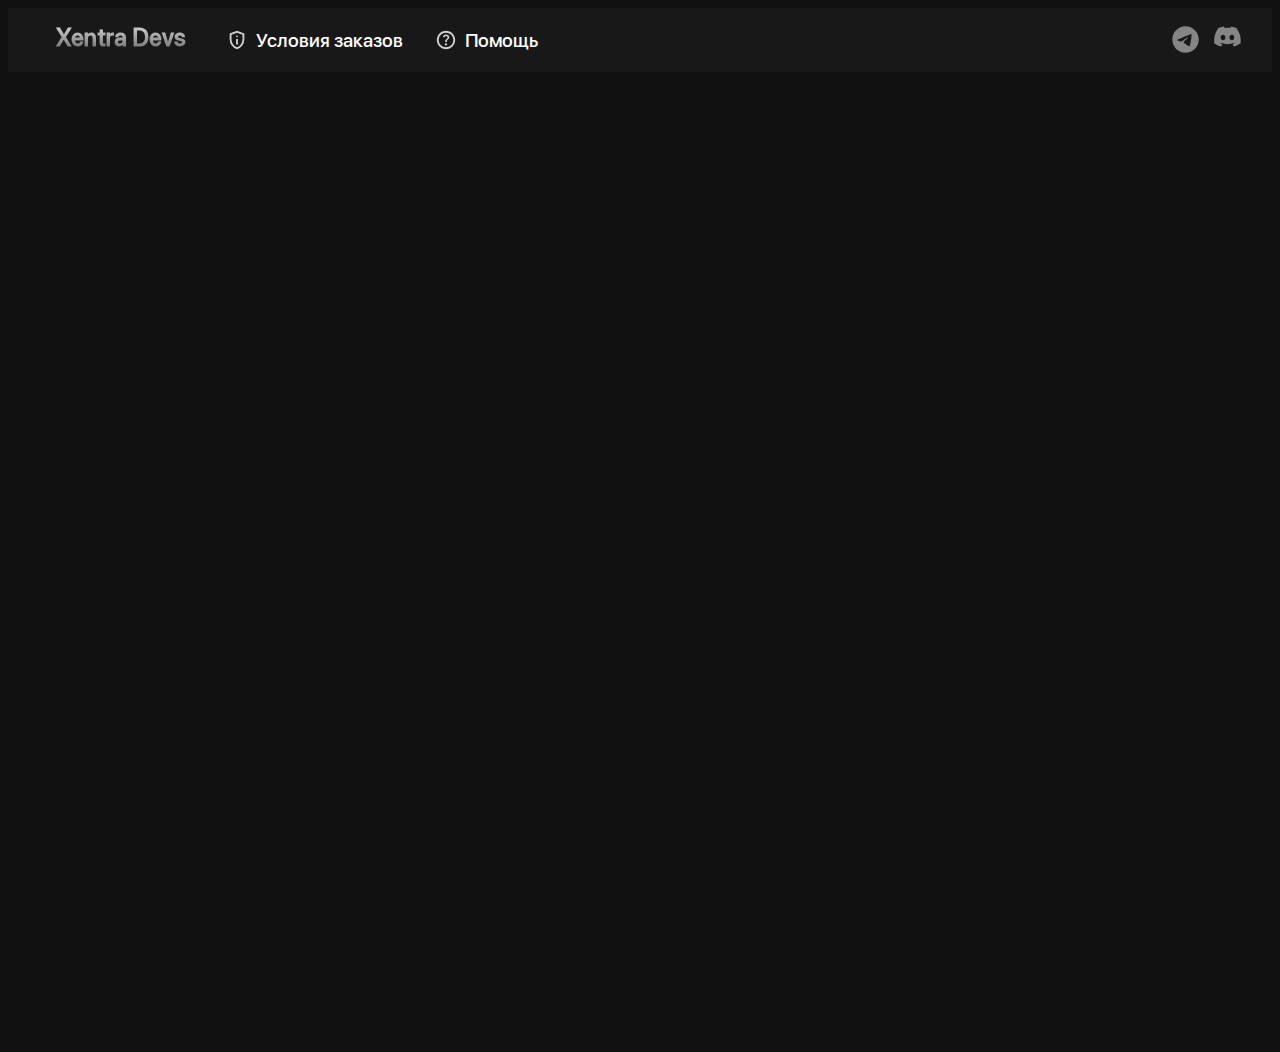
<file: index.html>
<!DOCTYPE html>
<html>
<head>
    <meta charset="UTF-8" />
    <title>Xentra – Главная</title>
    <link rel="stylesheet" href="style.css">
    <meta name="theme-color" content="#6e6e6e"/>
    <meta property="og:type" content="article" />
    <meta property="og:site_name" content="xentra.isvery.fun" />
    <meta property="og:title" content="Xentra Devs">
    <meta property="og:image" content="assets/site_logo.png">
    <meta property="og:description" content="Небольшая студия по Minecraft контенту">
    <meta property="og:url" content="https://xentra.isvery.fun/index">
</head>
<body>
    <nav class="navbar">
  <div class="navbar-left">
    <div class="logo">
      <a href="" style="background-image: linear-gradient(#ddd, #686868); color: transparent; background-clip: text; background-color: transparent; margin-top: 10px;">Xentra Devs</a>
    </div>
    <ul class="navbar-menu">
      <li>
        <a href="terms">
          <img src="assets/privacy.svg" alt="" class="icon" />
          Условия заказов
        </a>
      </li>
      <li>
        <a href="https://discord.com/channels/1254136610514276393/1254793314159558666" target="_blank">
          <img src="assets/help.svg" alt="" class="icon" />
          Помощь
        </a>
      </li>
    </ul>
  </div>
    <div class="social-icons">
            <a href="https://xentradevs.t.me" target="_blank" aria-label="Telegram"><img src="assets/telegram.svg" width="50px;" alt="Telegram" /></a>
            <a href="https://discord.com/channels/1254136610514276393/1254793314159558666" aria-label="Discord"><img src="assets/discord.svg" alt="Discord" /></a>
    </div>
</nav>

    <h1 class="fade-slide-up" style="--delay: 0s; font-size: 7em; margin-left: 300px; margin-top: 70px; margin-bottom: 0; background-image: linear-gradient(#ddd, #686868); color: transparent; background-clip: text; background-color: transparent;">Xentra Devs</h1>
    <p class="fade-slide-up" style="--delay: 0.3s; font-size: 2em; margin-left: 300px; margin-top: 0; margin-right: 700px; color: #5e5e5e; margin-bottom: 0;">Разработка уникальных плагинов, сборок, ресурспаков и карт на ваш вкус. Качественно, с душой.</p>
    <hr class="fade-slide-up" style="--delay: 0.3s; width: 70%; margin-top: 20px; border: 2px solid #303030; border-radius: 5px;" aria-hidden="true">
    <p class="fade-slide-up" style="--delay: 0.3s; font-size: 3em; text-align: center; margin-top: 20px; margin-bottom: 0; color: #ddd;">Наши услуги</p>
    <div class="cards">
        <div class="card fade-slide-up" style="--delay: 0.4s; background: linear-gradient(135deg, #ff7e5f, #feb47b);">
            <p style="font-size: 2.5em; text-align: left; margin-top: 0; margin-left: 10px;">Плагины</p>
            <!-- <div class="card-bottom-image">
                <img src="path/to/kartinko1.png" width="shirina" alt="Плагины" />
            </div> -->
            <button onclick="window.open('https://discord.com/channels/1254136610514276393/1378831510001553459', '_blank')" class="card-button">Заказать</button>
        </div>
        <div class="card fade-slide-up" style="--delay: 0.55s; background: linear-gradient(135deg, #6a11cb, #2575fc);">
            <p style="font-size: 2.5em; text-align: left; margin-top: 0; margin-left: 10px;">Сборки</p>
            <!-- <div class="card-bottom-image">
                <img src="path/to/kartinko2.png" width="shirina" alt="Сборки" />
            </div> -->
            <button onclick="window.open('https://discord.com/channels/1254136610514276393/1378831510001553459', '_blank')" class="card-button">Заказать</button>
        </div>
        <div class="card fade-slide-up" style="--delay: 0.7s; background: linear-gradient(135deg, #43cea2, #185a9d);">
            <p style="font-size: 2.5em; text-align: left; margin-top: 0; margin-left: 10px;">Карты</p>
            <!-- <div class="card-bottom-image">
                <img src="path/to/kartinko3.png" width="shirina" alt="Карты" />
            </div> -->
            <button onclick="window.open('https://discord.com/channels/1254136610514276393/1378831510001553459', '_blank')" class="card-button">Заказать</button>
        </div>
        <div class="card fade-slide-up" style="--delay: 0.85s; background: linear-gradient(135deg, #f7971e, #ffd200);">
            <p style="font-size: 2.5em; text-align: left; margin-top: 0; margin-left: 10px;">Ресурспаки</p>
            <!-- <div class="card-bottom-image">
                <img src="path/to/kartinko4.png" width="shirina" alt="Ресурспаки" />
            </div> -->
            <button onclick="window.open('https://discord.com/channels/1254136610514276393/1378831510001553459', '_blank')" class="card-button">Заказать</button>
        </div>
    </div>
    <!-- <footer class="footer">
    <div class="footer-left">
        <div class="logo" style="margin-bottom: 0px;">
            <span style="background-image: linear-gradient(#ddd, #686868); color: transparent; background-clip: text; background-color: transparent;">Xentra Devs</span>
        </div>
        <p style="margin-top: 0;">Студия по Minecraft контенту.<br>Делают люди для людей.</p>

    </div>

    <!-- это раздел базы знаний который улетел в ебеня куда то вправо. доделаю позже. сейчас навбар -->
    <!-- <div class="footer-center">
        <h3>База знаний</h3>
        <ul>
        <li><a href="terms">Условия заказов</a></li>
        <li><a href="https://discord.com/channels/1254136610514276393/1254793314159558666">Помощь</a></li>
        </ul>
    </div> -->


    <!-- ниже спизженное окошко из подвала сайта милиды с телегой -->
    <!-- <div class="footer-right">
        <h3>Мы в Telegram</h3>
        <p>Делимся обновлениями и внимательно слушаем ваши предложения :)</p>
        <a href="#" class="btn-subscribe">Подписаться</a>
        <img src="https://millida.net/_nuxt/telegram.7c3JSKsP.webp" alt="Telegram pixel" class="telegram-pixel" />
    </div>


    </footer> -->
</body>
</html>
</file>
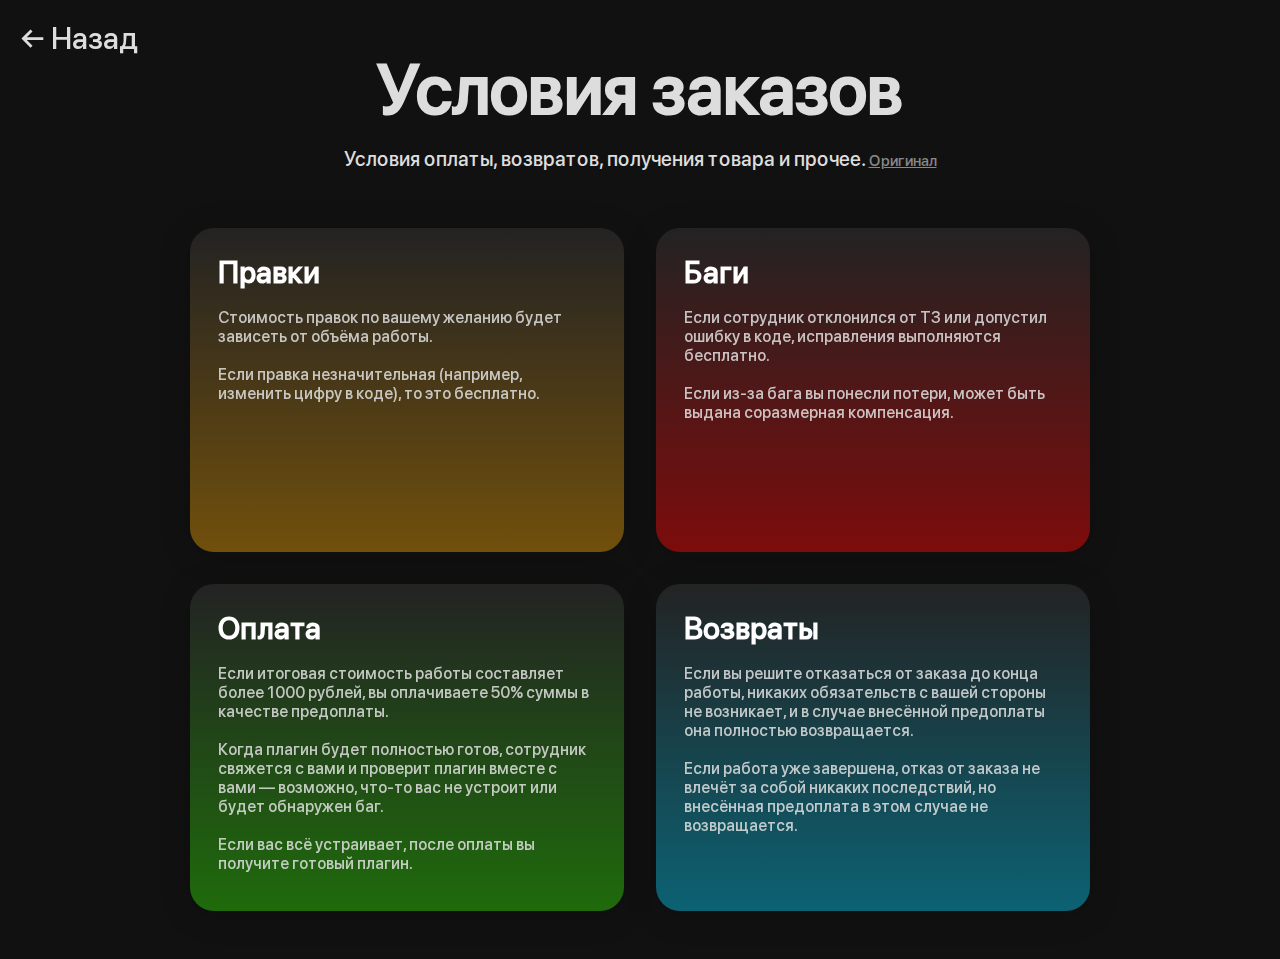
<file: terms.html>
<!DOCTYPE html>
    <html>
    <head>
        <meta charset="UTF-8" />
        <title>Xentra</title>
        <link rel="stylesheet" href="style.css">
    </head>
    <body>
        <a class="termsback" href="..">← Назад</a>
        <h1 class="page-title">Условия заказов</h1>
        <h2 class="page-subtitle">Условия оплаты, возвратов, получения товара и прочее. <a href="terms.md" class="ndc">Оригинал</a></h2>
        <div class="terms-grid">
        <div class="term c">
            <h2 class="term-title">Правки</h2>
            <p class="term-desc">
                Стоимость правок по вашему желанию будет зависеть от объёма работы.<br><br>
                Если правка незначительная (например, изменить цифру в коде), то это бесплатно.
            </p>
        </div>
        <div class="term b">
            <h2 class="term-title">Баги</h2>
            <p class="term-desc">
                Если сотрудник отклонился от ТЗ или допустил ошибку в коде, исправления выполняются бесплатно.<br><br>
                Если из-за бага вы понесли потери, может быть выдана соразмерная компенсация.
            </p>
        </div>
        <div class="term p">
            <h2 class="term-title">Оплата</h2>
            <p class="term-desc">
                Если итоговая стоимость работы составляет более 1000 рублей, вы оплачиваете 50% суммы в качестве предоплаты.<br><br>
                Когда плагин будет полностью готов, сотрудник свяжется с вами и проверит плагин вместе с вами — возможно, что-то вас не устроит или будет обнаружен баг.<br><br>
                Если вас всё устраивает, после оплаты вы получите готовый плагин.
            </p>
        </div>
        <div class="term r">
            <h2 class="term-title">Возвраты</h2>
            <p class="term-desc">
                Если вы решите отказаться от заказа до конца работы, никаких обязательств с вашей стороны не возникает, и в случае внесённой предоплаты она полностью возвращается.<br><br>
                Если работа уже завершена, отказ от заказа не влечёт за собой никаких последствий, но внесённая предоплата в этом случае не возвращается.
            </p>
        </div>
        </div>
    </body>
</html>
</file>
<file: style.css>
@font-face {
    font-family: "font";
    src: url('./assets/font.ttf') format('embedded-opentype'), /* Internet Explorer */
         url('./assets/font.ttf') format('woff2'),             /* Super Modern Browsers */
         url('./assets/font.ttf') format('woff'),              /* Pretty Modern Browsers */
         url('./assets/font.ttf') format('truetype'),          /* Safari, Android, iOS */
         url('./assets/font.ttf') format('svg');
}

body {
    background-color: #111;
    font-family: "font";
    font-weight: 400;
    color: #ddd;
}


.page-title {
    text-align: center;
    font-size: 70px;
    margin-bottom: 0;
}

.page-subtitle {
    text-align: center;
    font-weight: 300;
    font-size: 20px;
}

.ndc {
    color: #888;
    font-weight: 400;
    font-size: 15px;
}

.terms-grid {
  display: grid;
  grid-template-columns: 1fr 1fr;
  gap: 32px;
  max-width: 900px;
  margin: 0 auto;
  padding: 40px 0;
}

.term {
  background: linear-gradient(180deg, #232323 60%, #1a1a1a 100%);
  border-radius: 24px;
  box-shadow: 0 4px 32px rgba(0,0,0,0.18);
  padding: 36px 28px 28px 28px;
  display: flex;
  flex-direction: column;
  justify-content: flex-start;
  min-height: 260px;
  transition: all 0.2s ease;
}

.term-title {
  font-size: 30px;
  font-weight: 800;
  margin-top: 0;
  margin-bottom: 18px;
  background: linear-gradient(90deg, #fff 60%, #b7fffb 100%);
  -webkit-background-clip: text;
  -webkit-text-fill-color: transparent;
  background-clip: text;
  transform: translateY(-10px);
  transition: all 0.2s ease;
}

.term-desc {
  font-size: 1em;
  font-weight: 300;
  color: #e0e0e0;
  opacity: 0.85;
  margin: 0;
  transform: translateY(-10px);
}

.term:hover {
    cursor: pointer;
    transform: translateY(-5px);
}

.term:hover h2 {
    text-shadow: 0 0 5px #ddd;
}

  @keyframes slideUpFadeIn {
    0% {
      opacity: 0;
      transform: translateY(30px);
    }
    100% {
      opacity: 1;
      transform: translateY(0);
    }
  }

  .fade-slide-up {
    opacity: 0;
    animation-name: slideUpFadeIn;
    animation-duration: 0.6s;
    animation-fill-mode: forwards;
    animation-timing-function: ease-out;
    animation-delay: var(--delay, 0s);
  }

.c {
  background: linear-gradient(180deg, #232323 0%, #986600 150%);
}

.b {
  background: linear-gradient(180deg, #232323 0%, #aa0000 150%);
}

.p {
  background: linear-gradient(180deg, #232323 0%, #1d8f00 150%);
}

.r {
  background: linear-gradient(180deg, #232323 0%, #00819b 150%);
}

.cards {
  display: grid;
  grid-template-columns: repeat(4, 1fr); /* 4 равные колонки */
  gap: 32px; /* достаточный отступ между карточками */
  max-width: 1200px; /* ограничение ширины контейнера */
  margin: 0 auto; /* центрирование контейнера */
  padding: 40px 0;
  box-sizing: border-box;
}

.card {
  background: linear-gradient(135deg, #ff7e5f, #feb47b);
  border-radius: 18px;
  width: 100%; /* карточка занимает всю ширину своей колонки */
  height: 320px;
  padding: 32px 24px 60px 24px;
  box-shadow: 0 2px 16px rgba(0,0,0,0.18);
  display: flex;
  flex-direction: column;
  justify-content: flex-start;
  transition: box-shadow 0.2s ease-in-out;
  box-sizing: border-box;
  position: relative;
  transition: all 0.5s ease;
}

@media (max-width: 1000px) {
  .cards {
    grid-template-columns: repeat(2, 1fr);
    max-width: 700px;
    gap: 24px;
  }
  .card {
    height: 280px;
    padding: 24px 16px 48px 16px;
  }
}

@media (max-width: 600px) {
  .cards {
    grid-template-columns: 1fr;
    max-width: 100vw;
    gap: 16px;
    padding: 20px 10px;
  }
  .card {
    height: auto;
    padding: 20px 10px 40px 10px;
  }
}


.card p {
  color: #fff;
  font-size: 2.5em;
  font-weight: 400;
  margin: 0 0 32px 0;
  letter-spacing: 0.01em;
}

.card:hover {
  filter: saturate(2);
}

.card-button {
  margin-top: auto;
  padding: 16px 0;
  font-size: 1.5em;
  background: transparent;
  border: 3px solid #fff;
  border-radius: 60px;
  color: #fff;
  cursor: pointer;
  transition: all 0.3s ease;
  align-self: center;
  width: 90%;
  font-family: inherit;
}

.card-button:hover {
  background: rgba(255,255,255,0.3);
  transform: scale(1.1);
}

/* Цвета для каждой карточки */
.card:nth-child(1) { background: linear-gradient(135deg, #ff7e5f, #feb47b); }
.card:nth-child(2) { background: linear-gradient(135deg, #6a11cb, #2575fc); }
.card:nth-child(3) { background: linear-gradient(135deg, #43cea2, #185a9d); }
.card:nth-child(4) { background: linear-gradient(135deg, #f7971e, #ffd200); }

/* Адаптация: планшеты — 2 в ряд */
@media (max-width: 1000px) {
  .cards {
    grid-template-columns: repeat(2, 1fr);
    gap: 24px;
    max-width: 600px;
  }
  .card {
    height: 280px;
    padding: 24px 16px 48px 16px;
  }
}

/* Мобильные — 1 в ряд */
@media (max-width: 600px) {
  .cards {
    grid-template-columns: 1fr;
    gap: 16px;
    padding: 16px 0;
    max-width: 95vw;
  }
  .card {
    height: auto;
    padding: 20px 8px 32px 8px;
  }
  .card-button {
    font-size: 1.1em;
    padding: 12px 0;
  }
}


.footer {
  display: flex;
  justify-content: space-between;
  padding: 40px 60px;
  background-color: #181818;
  color: #ccc;
  gap: 40px;
}

.footer-left, .footer-center, .footer-right {
  display: flex;
  flex-direction: column;
}

.footer-left {
  max-width: 320px;
}

.logo {
  display: flex;
  align-items: center;
  gap: 10px;
  font-weight: 700;
  font-size: 1.5em;
  color: white;
  margin-bottom: 16px;
}

.logo img {
  width: 28px;
  height: 28px;
}

.footer-left p {
  font-size: 0.9em;
  line-height: 1.4;
  margin-bottom: 20px;
  color: #999;
}

.social-icons {
  display: flex;
  gap: 12px;
  margin-bottom: 20px;
  position: absolute;
  top: 25px;
  right: 3%;
}

.social-icons a img {
  width: 30px;
  filter: brightness(1);
  transition: all 0.3s;
}

.social-icons a:hover img {
  filter: brightness(2);
  transform: scale(1.05);
}

.payment-methods {
  display: flex;
  gap: 12px;
}

.payment-methods img {
  height: 28px;
  object-fit: contain;
}

.footer-center {
  max-width: 180px;
  font-size: 0.95em;
}

.footer-center h3 {
  font-weight: 700;
  color: white;
  margin-bottom: 16px;
}

.footer-center ul {
  list-style: none;
  padding: 0;
  margin: 0;
}

.footer-center ul li {
  margin-bottom: 10px;
}

.footer-center ul li a {
  color: #ccc;
  text-decoration: none;
  transition: color 0.3s;
}

.footer-center ul li a:hover {
  color: #1da1f2;
}

.footer-right {
  max-width: 320px;
  background-color: #222;
  border-radius: 12px;
  padding: 24px 32px;
  position: relative;
  color: white;
}

.footer-right h3 {
  margin-top: 0;
  margin-bottom: 8px;
}

.footer-right p {
  font-size: 0.9em;
  margin-bottom: 20px;
  color: #ccc;
}

.btn-subscribe {
  display: inline-block;
  background-color: #1da1f2;
  color: white;
  padding: 12px 24px;
  border-radius: 8px;
  text-decoration: none;
  font-weight: 600;
  transition: background-color 0.3s;
}

.btn-subscribe:hover {
  background-color: #0d8ddb;
}

.telegram-pixel {
  position: absolute;
  right: 16px;
  bottom: 16px;
  width: 80px;
  height: auto;
  filter: drop-shadow(0 0 2px rgba(29, 161, 242, 0.6));
}

.navbar {
  width: 100%;
  background: #181818;
  display: flex;
  justify-content: flex-start;
  align-items: center;
  padding: 0 48px;
  height: 64px;
  box-sizing: border-box;
}

.navbar-left {
  display: flex;
  align-items: center;
  gap: 40px;
}

.navbar-menu {
  display: flex;
  gap: 32px;
  list-style: none;
  margin: 0;
  padding: 0;
}

.navbar-menu li a {
  display: flex;
  align-items: center;
  gap: 8px;
  color: #fff;
  text-decoration: none;
  font-size: 1.2em;
  transition: color 0.2s;
}

.navbar-menu li a:hover {
  color: #949494;
}

.icon {
  width: 22px;
  height: 22px;
  filter: brightness(0) invert(1);
  opacity: 0.8;
}

.termsback {
  position: fixed;
  top: 20px;
  left: 20px;
  text-decoration: none;
  color: unset;
  font-size: 30px;
  transition: all 0.2s ease;
}

.termsback:hover {
  transform: scale(1.1);
}
</file>
